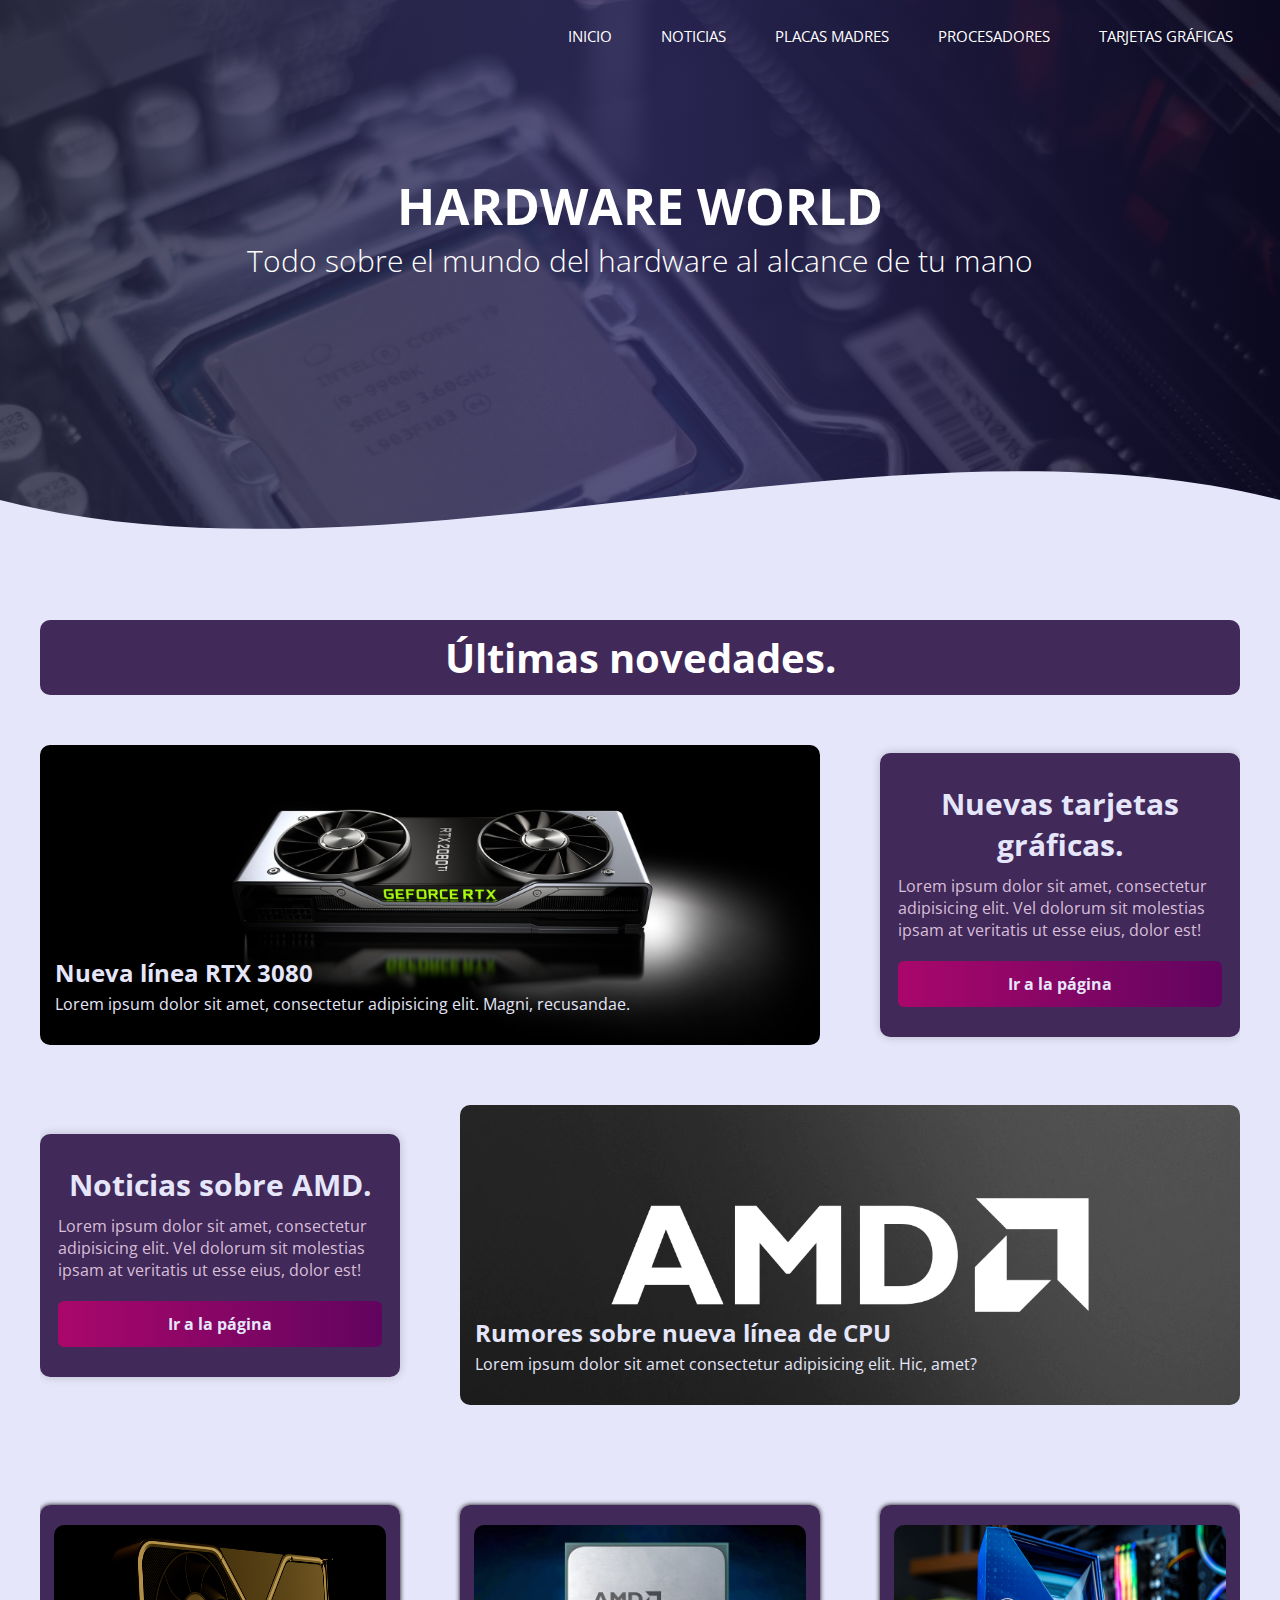
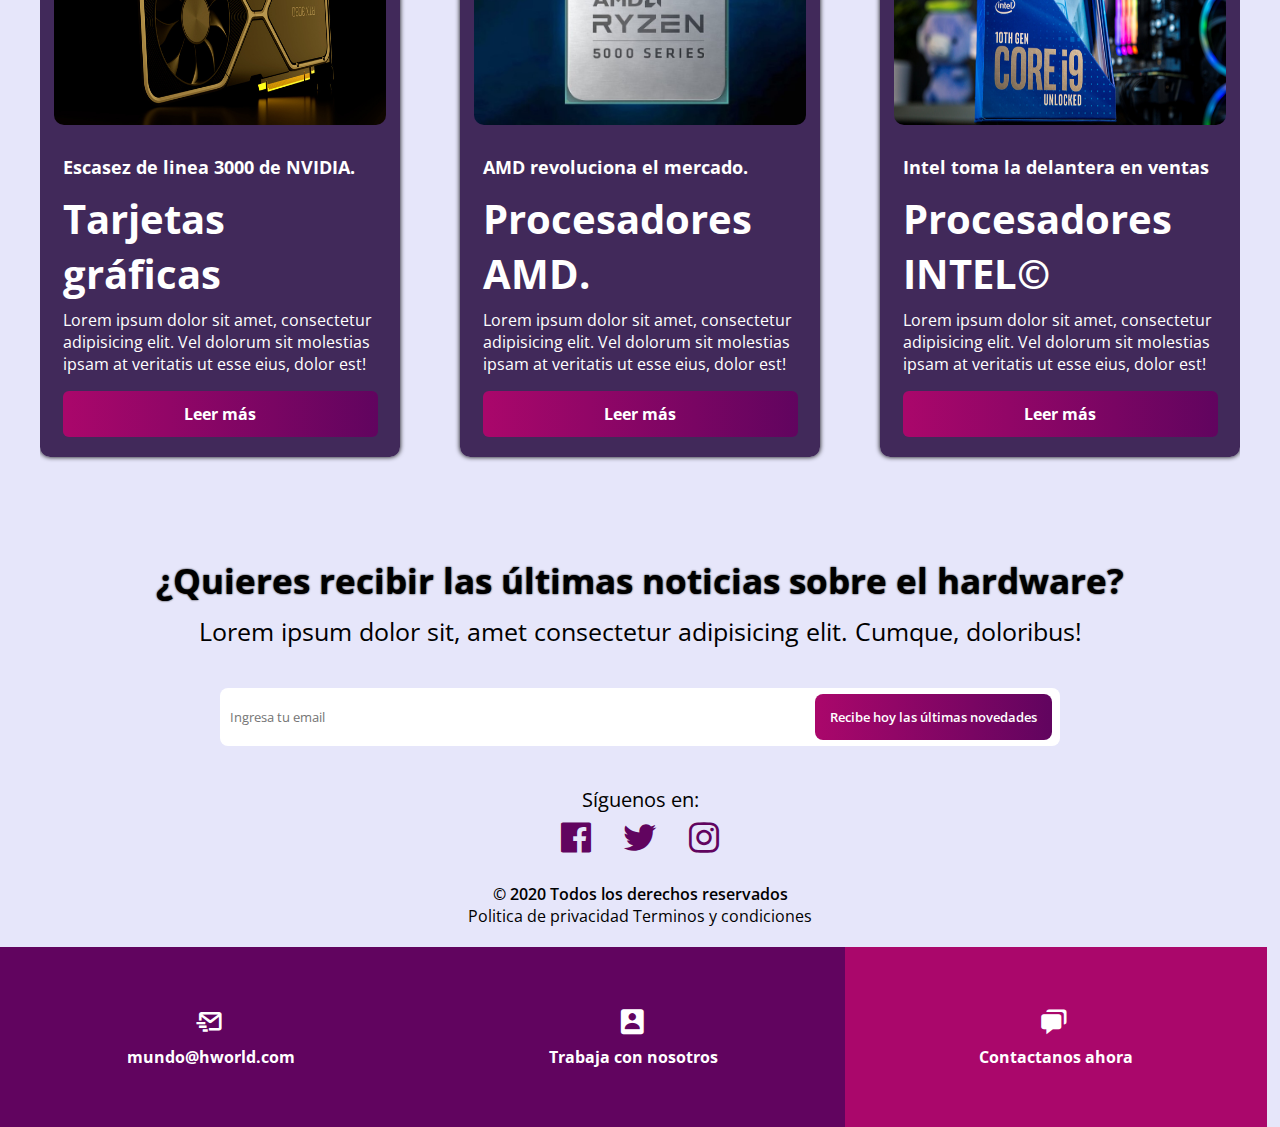
<file: evaluacion/index.html>
<!DOCTYPE html>
<html lang="en">

<head>
    <meta charset="UTF-8">
    <meta http-equiv="X-UA-Compatible" content="IE=edge">
    <meta name="viewport" content="width=device-width, initial-scale=1.0">
    <title>Hardware World</title>

    <!-- FAVICON -->
    <link rel="shortcut icon" href="img/favicon.ico" type="image/x-icon">

    <!-- FONTS -->
    <link rel="preconnect" href="https://fonts.gstatic.com">
    <link href="https://fonts.googleapis.com/css2?family=Open+Sans:wght@300;400;600;700;800&display=swap"
        rel="stylesheet">

    <!-- CSS -->
    <link rel="stylesheet" href="css/style.css">

    <!-- FONTAWESOME (ICONOS) -->
    <link href='https://cdn.jsdelivr.net/npm/boxicons@2.0.5/css/boxicons.min.css' rel='stylesheet'>

</head>
<header>
    <nav>
        <a href="index.html">INICIO</a>
        <a href="links/news.html">NOTICIAS</a>
        <a href="links/mother.html">PLACAS MADRES</a>
        <a href="links/cpu.html">PROCESADORES</a>
        <a href="links/gpu.html">TARJETAS GRÁFICAS</a>
    </nav>

    <section class="titulo-header">
        <h1>HARDWARE WORLD</h1>
        <h2>Todo sobre el mundo del hardware al alcance de tu mano</h2>
    </section>

    <div class="wave" style="height: 150px; overflow: hidden;">
        <svg viewBox="0 0 500 150" preserveAspectRatio="none" style="height: 100%; width: 100%;">
            <path d="M0.00,49.98 C149.99,150.00 349.20,-49.98 500.00,49.98 L500.00,150.00 L0.00,150.00 Z"
                style="stroke: none; fill: #E6E6FA;"></path>
            </path>
        </svg>
    </div>
</header>

<body>

    <main>
        <section class="novedades contenedor">
            <h2 class="subtitulo">Últimas novedades<span class="point">.</span></h2>
            <p class="subtitulo-noticia">Las noticias más recientes sobre tus marcas favoritas.</p>
            <article class="contenedor-bg">
                <div class="background">
                    <img src="img/nvidia.jpg" class="background-img">
                    <div class="background-txt">
                        <h3 class="background-titulo">Nueva línea RTX 3080</h3>
                        <p class="background-contenido">Lorem ipsum dolor sit amet, consectetur adipisicing elit. Magni,
                            recusandae.</p>
                    </div>
                </div>
                <div class="tarjeta-novedades">
                    <div class="tarjeta-texto">
                        <h3 class="tarjeta-titulo">Nuevas tarjetas gráficas<span class="point">.</span></h3>
                        <p class="tarjeta-contenido">Lorem ipsum dolor sit amet, consectetur adipisicing elit. Vel
                            dolorum sit molestias ipsam at veritatis ut esse eius, dolor est!</p>
                        <a href="#" class="tarjeta-boton">Ir a la página</a>
                    </div>
                </div>

                <div class="tarjeta-novedades">
                    <div class="tarjeta-texto">
                        <h3 class="tarjeta-titulo">Noticias sobre AMD<span class="point">.</span></h3>
                        <p class="tarjeta-contenido">Lorem ipsum dolor sit amet, consectetur adipisicing elit. Vel
                            dolorum sit molestias ipsam at veritatis ut esse eius, dolor est!</p>
                        <a href="#" class="tarjeta-boton">Ir a la página</a>
                    </div>
                </div>
                <div class="background">
                    <img src="img/amd.jpg" class="background-img">
                    <div class="background-txt">
                        <h3 class="background-titulo">Rumores sobre nueva línea de CPU</h3>
                        <p class="background-contenido">Lorem ipsum dolor sit amet consectetur adipisicing elit. Hic,
                            amet?</p>
                    </div>
                </div>
            </article>
        </section>


        <section class="galeria-seccion">
            <div class="contenedor">
                <article class="contenedor_galeria">
                    <div class="galeria">
                        <img src="img/3080.jpg" class="galeria_img">
                        <div class="galeria_txt">
                            <p class="galeria_subt">Escasez de linea 3000 de NVIDIA.</p>
                            <h3 class="galeria_titulo">Tarjetas gráficas</h3>
                            <p class="galeria_cont">Lorem ipsum dolor sit amet, consectetur adipisicing elit. Vel
                                dolorum sit molestias ipsam at veritatis ut esse eius, dolor est!</p>
                            <a href="#" class="galeria_mas">Leer más</a>
                        </div>
                    </div>
                    <div class="galeria">
                        <img src="img/galeria-2.png" class="galeria_img">
                        <div class="galeria_txt">
                            <p class="galeria_subt">AMD revoluciona el mercado.</p>
                            <h3 class="galeria_titulo">Procesadores AMD<span class="point">.</span></h3>
                            <p class="galeria_cont">Lorem ipsum dolor sit amet, consectetur adipisicing elit. Vel
                                dolorum sit molestias ipsam at veritatis ut esse eius, dolor est!</p>
                            <a href="#" class="galeria_mas">Leer más</a>
                        </div>
                    </div>
                    <div class="galeria">
                        <img src="img/galeria-3.png" class="galeria_img">
                        <div class="galeria_txt">
                            <p class="galeria_subt">Intel toma la delantera en ventas</p>
                            <h3 class="galeria_titulo">Procesadores INTEL&copy;</h3>
                            <p class="galeria_cont">Lorem ipsum dolor sit amet, consectetur adipisicing elit. Vel
                                dolorum sit molestias ipsam at veritatis ut esse eius, dolor est!</p>
                            <a href="#" class="galeria_mas">Leer más</a>
                        </div>
                    </div>
                </article>
            </div>
        </section>



        <section class="boletin contenedor">
            <h2>¿Quieres recibir las últimas noticias sobre el hardware?</h2>
            <p>Lorem ipsum dolor sit, amet consectetur adipisicing elit. Cumque, doloribus!</p>

            <form class="email">
                <input type="text" class="email-input" placeholder="Ingresa tu email">
                <input type="submit" class="email-submit" value="Recibe hoy las últimas novedades">
            </form>
        </section>

        <div class="socialmedia">
            <p class="socialmedia__legend">Síguenos en:</p>
            <i class='socialmedia__icon bx bxl-facebook-square'>
                <a href="#"></a>
            </i>
            <i class='socialmedia__icon bx bxl-twitter'>
                <a href="#"></a>
            </i>
            <i class='socialmedia__icon bx bxl-instagram'>
                <a href="#"></a>
            </i>
        </div>

        <div class="derechos">
            <p class="copyright">&copy; 2020 Todos los derechos reservados</p>
            <a href="#">Politica de privacidad</a>
            <a href="#">Terminos y condiciones</a>
        </div>
    </main>

    <footer>
        <div class="contacto">
            <div class="item_contacto">
                <i class='bx bx-mail-send contact__icon' ></i>
                <h3 class="contacto_titulo">mundo@hworld.com</h3>
            </div>
            <div class="item_contacto">
                <i class='bx bxs-user-rectangle contact__icon' ></i>
                <h3 class="contacto_titulo">Trabaja con nosotros</h3>
            </div>
            <div class="item_contacto item_contacto--color">
                <i class='bx bxs-chat contact__icon contact__icon--modifier' ></i>
                <h3 class="contacto_titulo">Contactanos ahora</h3>
            </div>
        </div>
    </footer>

</body>

</html>
</file>
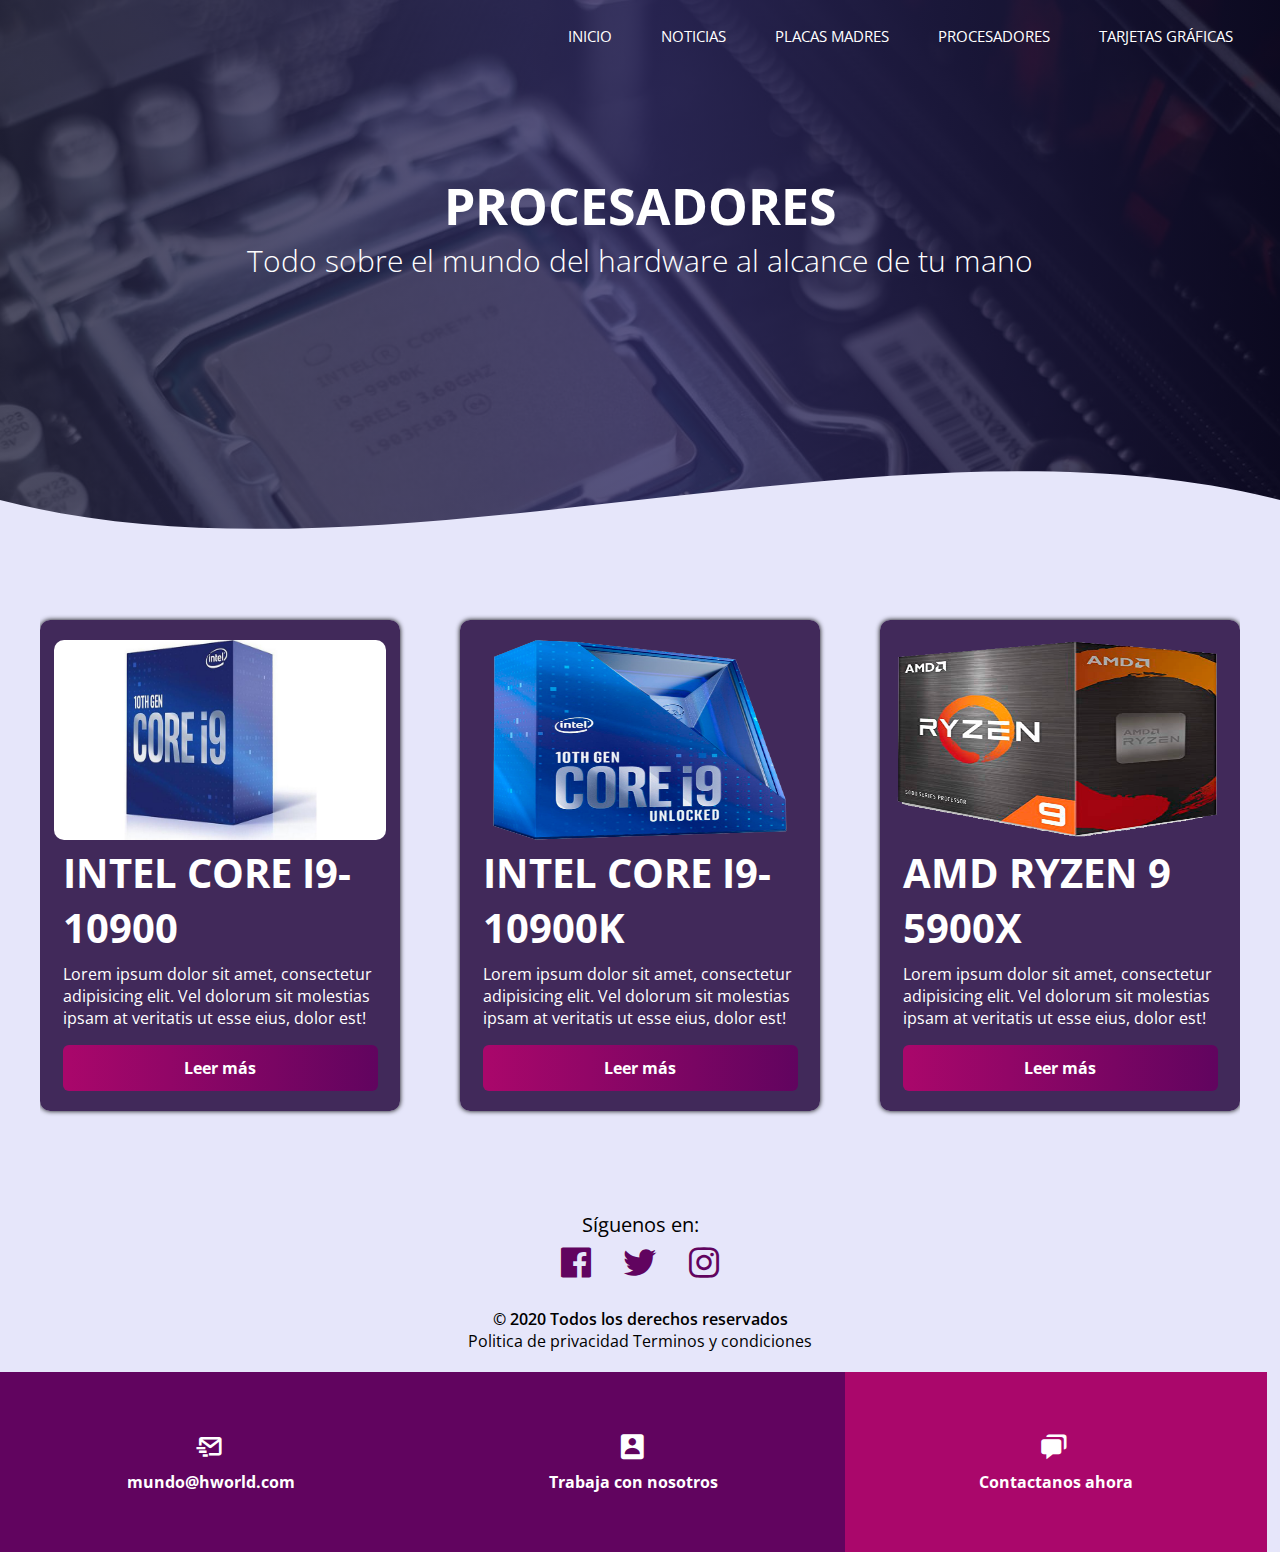
<file: evaluacion/links/cpu.html>
<!DOCTYPE html>
<html lang="en">
<head>
    <meta charset="UTF-8">
    <meta http-equiv="X-UA-Compatible" content="IE=edge">
    <meta name="viewport" content="width=device-width, initial-scale=1.0">
    <title>Hardware World</title>

    <!-- FAVICON -->
    <link rel="shortcut icon" href="img/favicon.ico" type="image/x-icon">

    <!-- FONTS -->
    <link rel="preconnect" href="https://fonts.gstatic.com">
    <link href="https://fonts.googleapis.com/css2?family=Open+Sans:wght@300;400;600;700;800&display=swap"
        rel="stylesheet">

    <!-- CSS -->
    <link rel="stylesheet" href="../css/style.css">

    <!-- FONTAWESOME (ICONOS) -->
    <link href='https://cdn.jsdelivr.net/npm/boxicons@2.0.5/css/boxicons.min.css' rel='stylesheet'>
</head>
<body>
    <header>
        <nav>
            <a href="../index.html">INICIO</a>
            <a href="news.html">NOTICIAS</a>
            <a href="mother.html">PLACAS MADRES</a>
            <a href="cpu.html">PROCESADORES</a>
            <a href="gpu.html">TARJETAS GRÁFICAS</a>
        </nav>
    
        <section class="titulo-header">
            <h1>PROCESADORES</h1>
            <h2>Todo sobre el mundo del hardware al alcance de tu mano</h2>
        </section>
    
        <div class="wave" style="height: 150px; overflow: hidden;">
            <svg viewBox="0 0 500 150" preserveAspectRatio="none" style="height: 100%; width: 100%;">
                <path d="M0.00,49.98 C149.99,150.00 349.20,-49.98 500.00,49.98 L500.00,150.00 L0.00,150.00 Z"
                    style="stroke: none; fill: #E6E6FA;"></path>
                </path>
            </svg>
        </div>
    </header>
    <section >
        <div class="contenedor">
            <article class="contenedor_galeria">
                <div class="galeria">
                    <img src="../img/I910900.png" class="galeria_img">
                    <div class="galeria_txt">
                        <h3 class="galeria_titulo">INTEL CORE I9-10900</h3>
                        <p class="galeria_cont">Lorem ipsum dolor sit amet, consectetur adipisicing elit. Vel
                            dolorum sit molestias ipsam at veritatis ut esse eius, dolor est!</p>
                        <a href="#" class="galeria_mas">Leer más</a>
                    </div>
                </div>
                <div class="galeria">
                    <img src="../img/I10900k.png" class="galeria_img">
                    <div class="galeria_txt">
                        <h3 class="galeria_titulo">INTEL CORE I9-10900K</span></h3>
                        <p class="galeria_cont">Lorem ipsum dolor sit amet, consectetur adipisicing elit. Vel
                            dolorum sit molestias ipsam at veritatis ut esse eius, dolor est!</p>
                        <a href="#" class="galeria_mas">Leer más</a>
                    </div>
                </div>
                <div class="galeria">
                    <img src="../img/R5900x.png" class="galeria_img">
                    <div class="galeria_txt">
                        <h3 class="galeria_titulo">AMD RYZEN 9 5900X</h3>
                        <p class="galeria_cont">Lorem ipsum dolor sit amet, consectetur adipisicing elit. Vel
                            dolorum sit molestias ipsam at veritatis ut esse eius, dolor est!</p>
                        <a href="#" class="galeria_mas">Leer más</a>
                    </div>
                </div>
            </article>
        </div>
        <div class="socialmedia">
            <p class="socialmedia__legend">Síguenos en:</p>
            <i class='socialmedia__icon bx bxl-facebook-square'>
                <a href="#"></a>
            </i>
            <i class='socialmedia__icon bx bxl-twitter'>
                <a href="#"></a>
            </i>
            <i class='socialmedia__icon bx bxl-instagram'>
                <a href="#"></a>
            </i>
        </div>

        <div class="derechos">
            <p class="copyright">&copy; 2020 Todos los derechos reservados</p>
            <a href="#">Politica de privacidad</a>
            <a href="#">Terminos y condiciones</a>
        </div>
    </main>

    <footer>
        <div class="contacto">
            <div class="item_contacto">
                <i class='bx bx-mail-send contact__icon' ></i>
                <h3 class="contacto_titulo">mundo@hworld.com</h3>
            </div>
            <div class="item_contacto">
                <i class='bx bxs-user-rectangle contact__icon' ></i>
                <h3 class="contacto_titulo">Trabaja con nosotros</h3>
            </div>
            <div class="item_contacto item_contacto--color">
                <i class='bx bxs-chat contact__icon contact__icon--modifier' ></i>
                <h3 class="contacto_titulo">Contactanos ahora</h3>
            </div>
        </div>
    </footer>


</body>

</html>
</file>
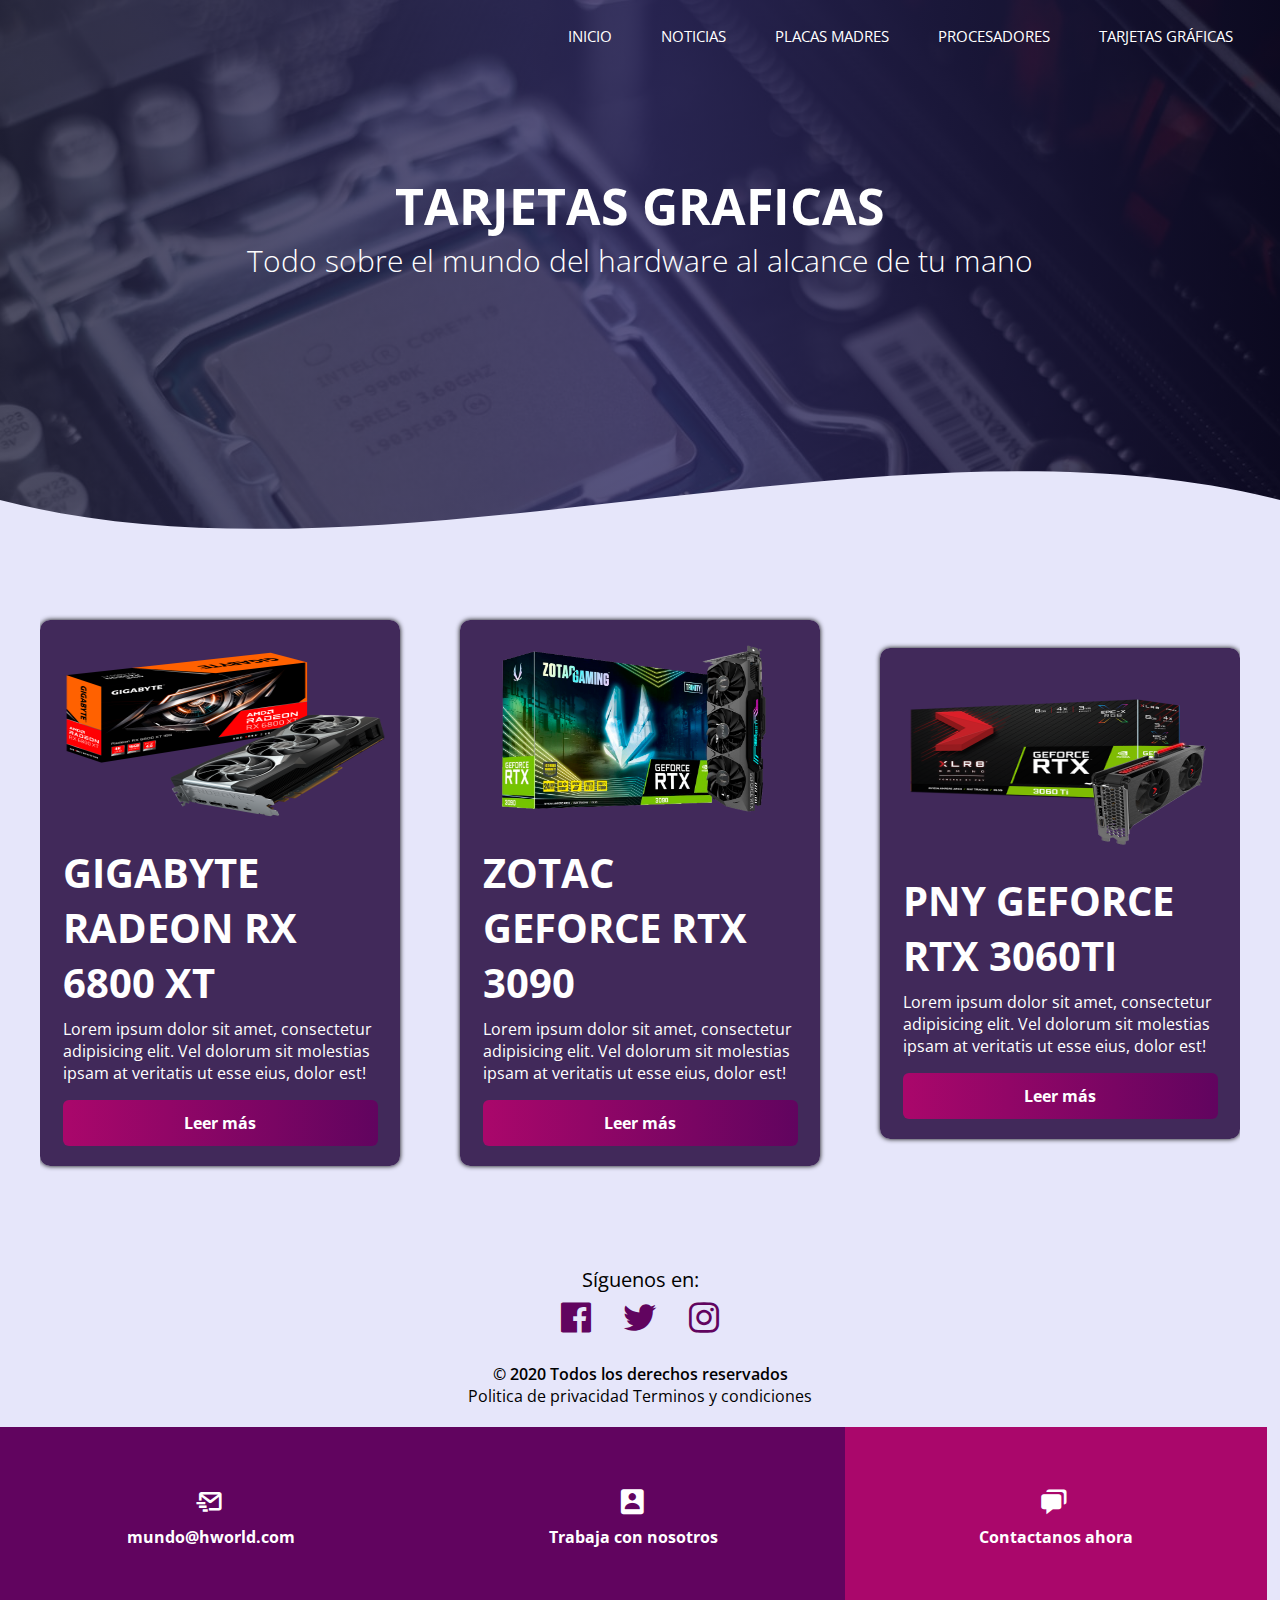
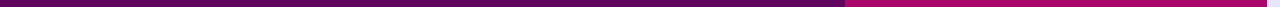
<file: evaluacion/links/gpu.html>
<!DOCTYPE html>
<html lang="en">
<head>
    <meta charset="UTF-8">
    <meta http-equiv="X-UA-Compatible" content="IE=edge">
    <meta name="viewport" content="width=device-width, initial-scale=1.0">
    <title>Hardware World</title>

    <!-- FAVICON -->
    <link rel="shortcut icon" href="img/favicon.ico" type="image/x-icon">

    <!-- FONTS -->
    <link rel="preconnect" href="https://fonts.gstatic.com">
    <link href="https://fonts.googleapis.com/css2?family=Open+Sans:wght@300;400;600;700;800&display=swap"
        rel="stylesheet">

    <!-- CSS -->
    <link rel="stylesheet" href="../css/style.css">

    <!-- FONTAWESOME (ICONOS) -->
    <link href='https://cdn.jsdelivr.net/npm/boxicons@2.0.5/css/boxicons.min.css' rel='stylesheet'>
</head>
<body>
    <header>
        <nav>
            <a href="../index.html">INICIO</a>
            <a href="news.html">NOTICIAS</a>
            <a href="mother.html">PLACAS MADRES</a>
            <a href="cpu.html">PROCESADORES</a>
            <a href="gpu.html">TARJETAS GRÁFICAS</a>
        </nav>
    
        <section class="titulo-header">
            <h1>TARJETAS GRAFICAS</h1>
            <h2>Todo sobre el mundo del hardware al alcance de tu mano</h2>
        </section>
    
        <div class="wave" style="height: 150px; overflow: hidden;">
            <svg viewBox="0 0 500 150" preserveAspectRatio="none" style="height: 100%; width: 100%;">
                <path d="M0.00,49.98 C149.99,150.00 349.20,-49.98 500.00,49.98 L500.00,150.00 L0.00,150.00 Z"
                    style="stroke: none; fill: #E6E6FA;"></path>
                </path>
            </svg>
        </div>
    </header>
    <section >
        <div class="contenedor">
            <article class="contenedor_galeria">
                <div class="galeria">
                    <img src="../img/6800xt.png" class="galeria_img">
                    <div class="galeria_txt">
                        <h3 class="galeria_titulo">GIGABYTE RADEON RX 6800 XT</h3>
                        <p class="galeria_cont">Lorem ipsum dolor sit amet, consectetur adipisicing elit. Vel
                            dolorum sit molestias ipsam at veritatis ut esse eius, dolor est!</p>
                        <a href="#" class="galeria_mas">Leer más</a>
                    </div>
                </div>
                <div class="galeria">
                    <img src="../img/3090.png" class="galeria_img">
                    <div class="galeria_txt">
                        <h3 class="galeria_titulo">ZOTAC GEFORCE RTX 3090</h3>
                        <p class="galeria_cont">Lorem ipsum dolor sit amet, consectetur adipisicing elit. Vel
                            dolorum sit molestias ipsam at veritatis ut esse eius, dolor est!</p>
                        <a href="#" class="galeria_mas">Leer más</a>
                    </div>
                </div>
                <div class="galeria">
                    <img src="../img/3060.png" class="galeria_img">
                    <div class="galeria_txt">
                        <h3 class="galeria_titulo">PNY GEFORCE RTX 3060TI</h3>
                        <p class="galeria_cont">Lorem ipsum dolor sit amet, consectetur adipisicing elit. Vel
                            dolorum sit molestias ipsam at veritatis ut esse eius, dolor est!</p>
                        <a href="#" class="galeria_mas">Leer más</a>
                    </div>
                </div>
            </article>
        </div>
        <div class="socialmedia">
            <p class="socialmedia__legend">Síguenos en:</p>
            <i class='socialmedia__icon bx bxl-facebook-square'>
                <a href="#"></a>
            </i>
            <i class='socialmedia__icon bx bxl-twitter'>
                <a href="#"></a>
            </i>
            <i class='socialmedia__icon bx bxl-instagram'>
                <a href="#"></a>
            </i>
        </div>

        <div class="derechos">
            <p class="copyright">&copy; 2020 Todos los derechos reservados</p>
            <a href="#">Politica de privacidad</a>
            <a href="#">Terminos y condiciones</a>
        </div>
    </main>

    <footer>
        <div class="contacto">
            <div class="item_contacto">
                <i class='bx bx-mail-send contact__icon' ></i>
                <h3 class="contacto_titulo">mundo@hworld.com</h3>
            </div>
            <div class="item_contacto">
                <i class='bx bxs-user-rectangle contact__icon' ></i>
                <h3 class="contacto_titulo">Trabaja con nosotros</h3>
            </div>
            <div class="item_contacto item_contacto--color">
                <i class='bx bxs-chat contact__icon contact__icon--modifier' ></i>
                <h3 class="contacto_titulo">Contactanos ahora</h3>
            </div>
        </div>
    </footer>


</body>

</html>
</file>
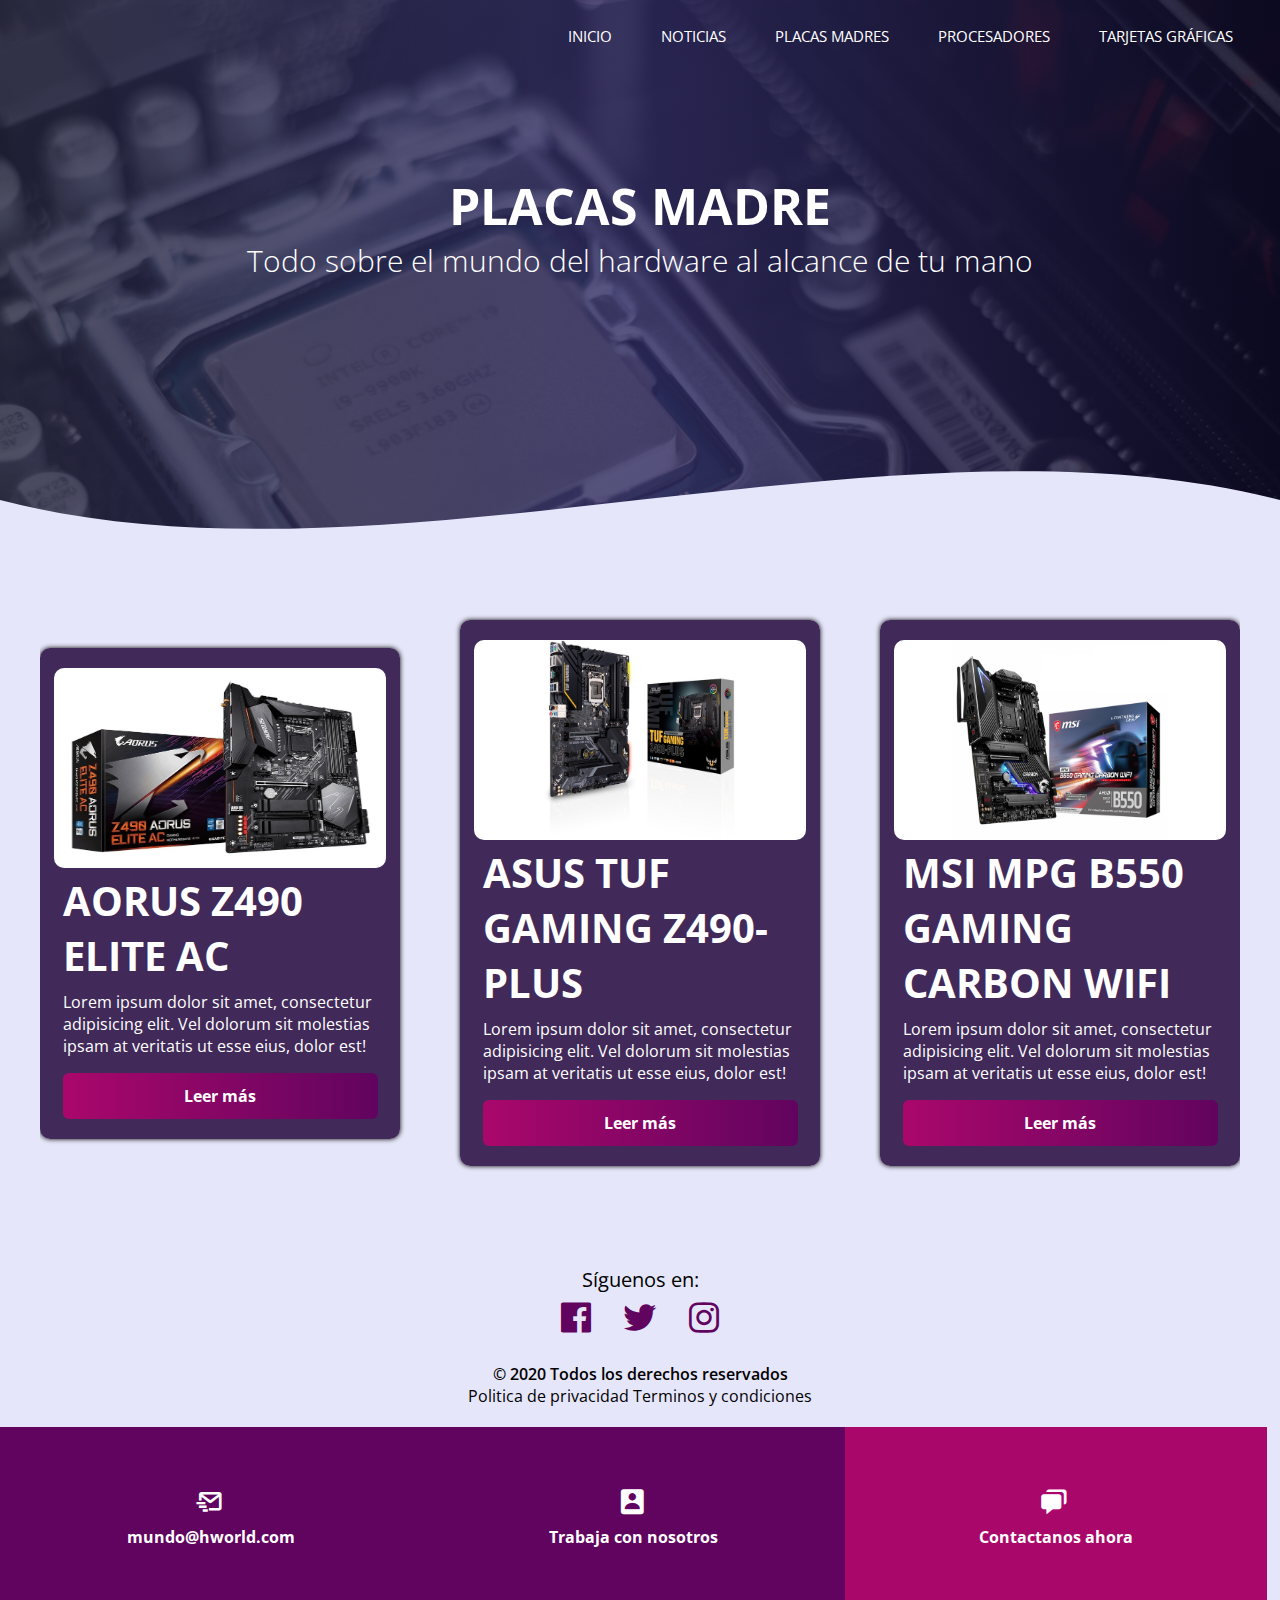
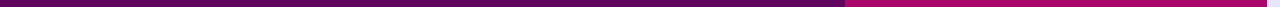
<file: evaluacion/links/mother.html>
<!DOCTYPE html>
<html lang="en">
<head>
    <meta charset="UTF-8">
    <meta http-equiv="X-UA-Compatible" content="IE=edge">
    <meta name="viewport" content="width=device-width, initial-scale=1.0">
    <title>Hardware World</title>

    <!-- FAVICON -->
    <link rel="shortcut icon" href="img/favicon.ico" type="image/x-icon">

    <!-- FONTS -->
    <link rel="preconnect" href="https://fonts.gstatic.com">
    <link href="https://fonts.googleapis.com/css2?family=Open+Sans:wght@300;400;600;700;800&display=swap"
        rel="stylesheet">

    <!-- CSS -->
    <link rel="stylesheet" href="../css/style.css">

    <!-- FONTAWESOME (ICONOS) -->
    <link href='https://cdn.jsdelivr.net/npm/boxicons@2.0.5/css/boxicons.min.css' rel='stylesheet'>
</head>
<body>
    <header>
        <nav>
            <a href="../index.html">INICIO</a>
            <a href="news.html">NOTICIAS</a>
            <a href="mother.html">PLACAS MADRES</a>
            <a href="cpu.html">PROCESADORES</a>
            <a href="gpu.html">TARJETAS GRÁFICAS</a>
        </nav>
    
        <section class="titulo-header">
            <h1>PLACAS MADRE</h1>
            <h2>Todo sobre el mundo del hardware al alcance de tu mano</h2>
        </section>
    
        <div class="wave" style="height: 150px; overflow: hidden;">
            <svg viewBox="0 0 500 150" preserveAspectRatio="none" style="height: 100%; width: 100%;">
                <path d="M0.00,49.98 C149.99,150.00 349.20,-49.98 500.00,49.98 L500.00,150.00 L0.00,150.00 Z"
                    style="stroke: none; fill: #E6E6FA;"></path>
                </path>
            </svg>
        </div>
    </header>
    <section >
        <div class="contenedor">
            <article class="contenedor_galeria">
                <div class="galeria">
                    <img src="../img/aorusz490.jpg" class="galeria_img">
                    <div class="galeria_txt">
                        <h3 class="galeria_titulo">AORUS Z490 ELITE AC</h3>
                        <p class="galeria_cont">Lorem ipsum dolor sit amet, consectetur adipisicing elit. Vel
                            dolorum sit molestias ipsam at veritatis ut esse eius, dolor est!</p>
                        <a href="#" class="galeria_mas">Leer más</a>
                    </div>
                </div>
                <div class="galeria">
                    <img src="../img/asus490.png" class="galeria_img">
                    <div class="galeria_txt">
                        <h3 class="galeria_titulo">ASUS TUF GAMING Z490-PLUS</h3>
                        <p class="galeria_cont">Lorem ipsum dolor sit amet, consectetur adipisicing elit. Vel
                            dolorum sit molestias ipsam at veritatis ut esse eius, dolor est!</p>
                        <a href="#" class="galeria_mas">Leer más</a>
                    </div>
                </div>
                <div class="galeria">
                    <img src="../img/msib550.png" class="galeria_img">
                    <div class="galeria_txt">
                        <h3 class="galeria_titulo">MSI MPG B550 GAMING CARBON WIFI</h3>
                        <p class="galeria_cont">Lorem ipsum dolor sit amet, consectetur adipisicing elit. Vel
                            dolorum sit molestias ipsam at veritatis ut esse eius, dolor est!</p>
                        <a href="#" class="galeria_mas">Leer más</a>
                    </div>
                </div>
            </article>
        </div>
        <div class="socialmedia">
            <p class="socialmedia__legend">Síguenos en:</p>
            <i class='socialmedia__icon bx bxl-facebook-square'>
                <a href="#"></a>
            </i>
            <i class='socialmedia__icon bx bxl-twitter'>
                <a href="#"></a>
            </i>
            <i class='socialmedia__icon bx bxl-instagram'>
                <a href="#"></a>
            </i>
        </div>

        <div class="derechos">
            <p class="copyright">&copy; 2020 Todos los derechos reservados</p>
            <a href="#">Politica de privacidad</a>
            <a href="#">Terminos y condiciones</a>
        </div>
    </main>

    <footer>
        <div class="contacto">
            <div class="item_contacto">
                <i class='bx bx-mail-send contact__icon' ></i>
                <h3 class="contacto_titulo">mundo@hworld.com</h3>
            </div>
            <div class="item_contacto">
                <i class='bx bxs-user-rectangle contact__icon' ></i>
                <h3 class="contacto_titulo">Trabaja con nosotros</h3>
            </div>
            <div class="item_contacto item_contacto--color">
                <i class='bx bxs-chat contact__icon contact__icon--modifier' ></i>
                <h3 class="contacto_titulo">Contactanos ahora</h3>
            </div>
        </div>
    </footer>


</body>

</html>
</file>
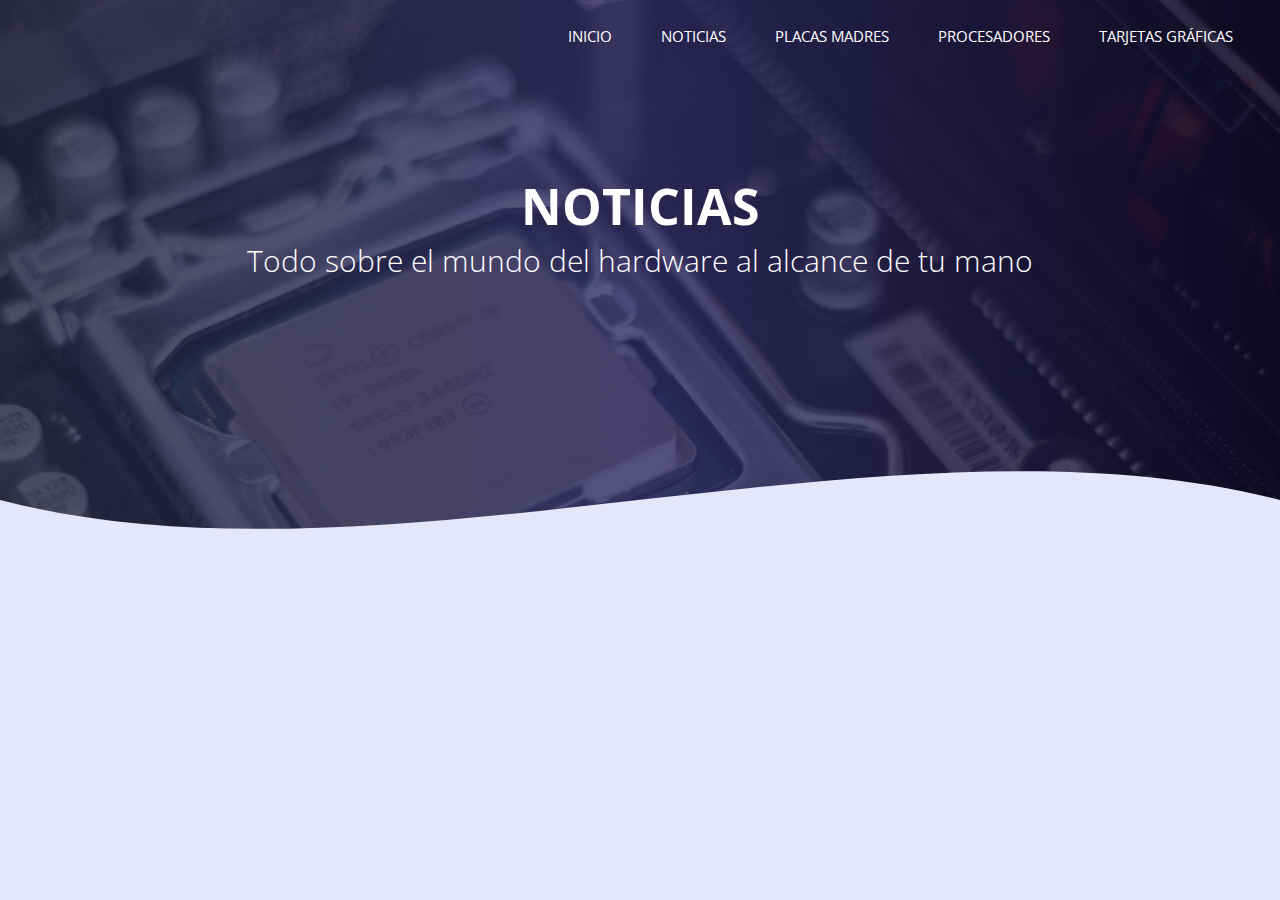
<file: evaluacion/links/news.html>
<!DOCTYPE html>
<html lang="en">
<head>
    <meta charset="UTF-8">
    <meta http-equiv="X-UA-Compatible" content="IE=edge">
    <meta name="viewport" content="width=device-width, initial-scale=1.0">
    <title>Hardware World</title>

    <!-- FAVICON -->
    <link rel="shortcut icon" href="img/favicon.ico" type="image/x-icon">

    <!-- FONTS -->
    <link rel="preconnect" href="https://fonts.gstatic.com">
    <link href="https://fonts.googleapis.com/css2?family=Open+Sans:wght@300;400;600;700;800&display=swap"
        rel="stylesheet">

    <!-- CSS -->
    <link rel="stylesheet" href="../css/style.css">

    <!-- FONTAWESOME (ICONOS) -->
    <link href='https://cdn.jsdelivr.net/npm/boxicons@2.0.5/css/boxicons.min.css' rel='stylesheet'>
</head>
<body>
    <header>
        <nav>
            <a href="../index.html">INICIO</a>
            <a href="news.html">NOTICIAS</a>
            <a href="mother.html">PLACAS MADRES</a>
            <a href="cpu.html">PROCESADORES</a>
            <a href="gpu.html">TARJETAS GRÁFICAS</a>
        </nav>
    
        <section class="titulo-header">
            <h1>NOTICIAS</h1>
            <h2>Todo sobre el mundo del hardware al alcance de tu mano</h2>
        </section>
    
        <div class="wave" style="height: 150px; overflow: hidden;">
            <svg viewBox="0 0 500 150" preserveAspectRatio="none" style="height: 100%; width: 100%;">
                <path d="M0.00,49.98 C149.99,150.00 349.20,-49.98 500.00,49.98 L500.00,150.00 L0.00,150.00 Z"
                    style="stroke: none; fill: #E6E6FA;"></path>
                </path>
            </svg>
        </div>
    </header>
    
</body>
</html>
</file>
<file: evaluacion/css/style.css>
/* COLORES */

:root{
    --morado1: #0f0c29;
    --morado2: #302b63;
    --morado3: #24243e;
    --morado4: #8A2BE2;
    --moradoclaro: #9370DB;
    --background: #E6E6FA;
    --blanco: #fff;
    --sombra: #00000033;

}


/* RESETEAR ESTILOS DE LA WEB POR DEFECTO */
*{
    margin: 0;
    padding: 0;
    box-sizing: border-box;
}

body{
    font-family: 'Open Sans', sans-serif;
    background: #E6E6FA;



}

/* INICIO HEADER */

header{
    width: 100%;
    height: 600px;
    background: #0f0c29;
    background: linear-gradient(to right, hsl(240, 27%, 19%, 0.8), hsl(245, 39%, 28%, 0.8), hsl(246, 55%, 10%, 0.8)), url(../img/headear1.jpg);
    background-size: cover;
    background-position: center;
    background-repeat: no-repeat;
    background-attachment: fixed;
    position: relative;
}

header>nav{
    text-align: right;
    padding: 25px;
}

header>nav>a{
    color: white;
    text-decoration: none;
    padding: 0 1.5em; /* SEPARACIÓN HORIZONTAL ENTRE LAS ETIQUETAS a */
    font-size: 15px;
}

header>nav>a:hover{
    color: #fff;
    border-radius: 10px;
    background: #9370DB;
    padding: 8px;
    box-shadow: 0px 0px 5px black;
}

.titulo-header{
    text-align: center;
    margin: 100px auto;
}

.titulo-header h1{
    color: white;
    font-size: 50px;
}

.titulo-header h2{
    color: white;
    font-size: 30px;
    font-weight: 300;
}

.wave{
    position: absolute;
    bottom: 0;
    width: 100%;
    
}

/* FIN HEADER */

.contenedor{
    width: 95%;
    height: auto;
    max-width: 1200px;
    margin: 0 auto;
    overflow: hidden;
    padding: 20px 0;
    
}

.subtitulo{
    font-size: 40px;
    text-align: center;
    color: #fff;
    border-radius: 10px;
    background: linear-gradient(180deg, #41295a 100%, #2F0743 0%);
    padding: 10px;
    margin-bottom: 20px;
}

.span{
    color: blue;
}

.subtitulo-noticia{
    color: #E6E6FA;
    font-size: 22px;
    line-height: 30px;
    text-align: center;
}

.contenedor-bg{
    display: flex;
    justify-content: space-between;
    align-items: center;
    flex-wrap: wrap;
}

.tarjeta-novedades{
    width: 30%;
    padding: 30px 0;
    overflow: hidden;
    background: linear-gradient(180deg, #41295a 100%, #2F0743 0%);
    border-radius: 10px;
    position: relative;
    text-align: right;
    margin-bottom: 60px;
    box-shadow: 0 0 10px var(--sombra) ;
}

.tarjeta-texto{
    text-align: left;
    width: 90%;
    margin: auto;
}

.tarjeta-titulo{
    color: #E6E6FA;
    font-weight: 700;
    font-size: 30px;
    padding-bottom: 10px;
    text-align: center;
}

.tarjeta-contenido{
    color: #D8BFD8;
    margin-bottom: 20px;
}

.tarjeta-boton{
    display: block;
    background: linear-gradient(to right, #aa076b, #61045f);
    border-radius: 6px;
    text-decoration: none;
    width: 100%;
    color: #e6e6fa;
    font-weight: 700;
    text-align: center;
    padding: 12px 0;
}

.tarjeta-boton:hover{
    background: linear-gradient(to right, #f857a6, #ff5858);
    color: 	white;
}

.background{
    width: 65%;
    height: 300px;
    border-radius: 10px;
    position: relative;
    margin-bottom: 60px;
}

.background-img{
    width: 100%;
    height: 100%;
    object-fit: cover;
    border-radius: inherit;
}

.background-txt{
    position: absolute;
    width: 100%;
    bottom: 30px;
    left: 15px;
    color: var(--background);
}

.background-titulo{
    font-size: 24px;
    margin-bottom: 4px;
}

.boletin{
    text-align: center;
    
}

.boletin h2{
    color: white;
    font-size: 35px;
    text-shadow: 0px 0px 2px black;
    font-weight: 700;
}

.boletin p{
    color: white;
    margin: 10px 0;
    font-size: 25px;
    font-weight: 400;
}

.contenedor_galeria{
    display: flex;
    justify-content: space-between;
    align-items: center;
    flex-wrap: wrap;
}


.galeria{
    width: 30%;
    padding: 20px 5px;
    overflow: hidden;
    background: linear-gradient(180deg, #41295a 100%, #2F0743 0%);
    border-radius: 10px;
    position: relative;
    text-align: center;
    margin-bottom: 60px;
    box-shadow: 0 0 5px black;
}

.galeria_img{
    width: 95%;
    height: 200px;
    border-radius: 10px;
}

.galeria_txt{
    text-align: left;
    width: 90%;
    margin: 0 auto;
}

.galeria_subt{
    color: white;
    font-weight: 700;
    margin: 25px 0 12px;
    font-size: 18px;
}

.galeria_titulo{
    font-size: 40px;
    color: #fff;
    margin-bottom: 8px;
}

.galeria_cont{
    color: #fff;
    margin-bottom: 16px;
}

.galeria_mas{
    display: block;
    background: linear-gradient(to right, #aa076b, #61045f);
    border-radius: 6px;
    text-decoration: none;
    width: 100%;
    color: #fff;
    font-weight: 700;
    text-align: center;
    padding: 12px 0;
}

.galeria_mas:hover{
    background: linear-gradient(to right, #f857a6, #ff5858);
}


.boletin h2{
    color: #000;
}

.boletin p{
    color: #000000;
}
.email{
    width: 70%;
    height: auto;
    font-family: inherit;
    position: relative;
    border-radius: 6px;
    margin: 0 auto;
    margin-top: 40px;
    text-align: center;
}

.email-input{
    width: 100%;
    height: 100%;
    padding: 20px 10px;
    outline: none;
    font-family: inherit;
    border-radius: 8px;
    border: 0px solid black;
}

.email-submit{
    position: absolute;
    right: 8px;
    top: 10%;
    height: 80%;
    background: linear-gradient(to right, #aa076b, #61045f);
    color: white;
    padding: 0 15px;
    font-weight: 600;
    font-family: inherit;
    border: none;
    border-radius: 8px;
    cursor: pointer;
}

.socialmedia{
    text-align: center;
    margin: 20px 0;
}

.socialmedia p{
    font-size: 20px;
}

.socialmedia i{
    font-size: 40px;
    margin: 5px 10px;
    color: #61045f;
}

.derechos{
    text-align: center;
    margin-bottom: 20px;
}

.copyright{
    font-weight: 600;
}

.derechos a{
    text-decoration: none;
    color: #000;
}

.derechos a:hover{
    text-decoration: underline;
}

.contacto{
    display: flex;
    width: 100%;
    flex-wrap: wrap;
    color: #fff;
}

.item_contacto{
    width: 33%;
    padding: 60px 0;
    text-align: center;
    background: #61045f;
}

.item_contacto--color{
    background: #aa076b;
}

.contact__icon{
    font-size: 30px;
    color: #fff;
    line-height: 20px;
    margin-right: 4px;
    margin: 0 4px 10px 0;
}

.contacto_titulo{
    font-size: 16px;
    line-height: 20px;
}

/* RESPONSIVE */

@media screen and (max-width:900px){
    header nav{
        text-align: center;
    }

    .titulo-header h1{
        font-size: 40px;
    }

    .titulo-header h2{
        font-size: 30px;
    }

    .contenedor{
        width: 90%;
        height: auto;
        max-width: 1000px;
        margin: 0 auto;
        overflow: hidden;
        padding: 20px 0;
    }

    .tarjeta-contenido{
        font-size: 15px;
    }

    .tarjeta-titulo{
        font-size: 20px;
    }

    .galeria_titulo{
        font-size: 25px;
        text-align: left;
        font-weight: bold;
    }

    .galeria_subt{
        font-size: 20px;
        text-align: center;
        font-weight: 500;
    }

    .galeria_txt{
        font-size: 15px;
        font-weight: 300;
    }

    .galeria-seccion .galeria{
        width: 45%;
    }

    .galeria{
        width: 42%;
    }

    .boletin h2{
        font-size: 30px;
    }

    .boletin p{
        font-size: 20px;
    }

    .email{
        width: 90%;
    }
}

@media screen and (max-width: 700px){
    
    .nav-sup{
        font-size: 5px;
    }

    .nav-sup a{
        margin: 0 -10px;
    }

    .titulo-header h1{
        font-size: 40px;
    }

    .titulo-header h2{
        font-size: 25px;
    }

    .background-titulo{
        font-size: 20px;
    }

    .background-contenido{
        font-size: 13px;
        font-weight: 300;
    }

    .tarjeta-contenido{
        text-align: center;
    }

    .galeria_titulo{
        text-align: center;
    }

    .galeria_cont{
        text-align: center;
        margin: 20px -10px;
    }

    .email{
        width: 95%;
    }
}

@media screen and (max-width: 500px) {
    header nav{
        padding: 25px;
    }

    header>nav>a{
        padding: 0 5px 0 0;
        font-size: 12px;
    }

    .background{
        width: 95%;
        margin: 10px auto;
    }

    .tarjeta-novedades{
        width: 95%;
        margin: 10px auto;
    }

    .galeria{
        width: 95%;
    }

    .email{
        width: 100%;
        display: block;
    }

    .email-submit{
        font-size: 10px;
    }

    .contacto h3{
        font-size: 13px;
    }
}
</file>
